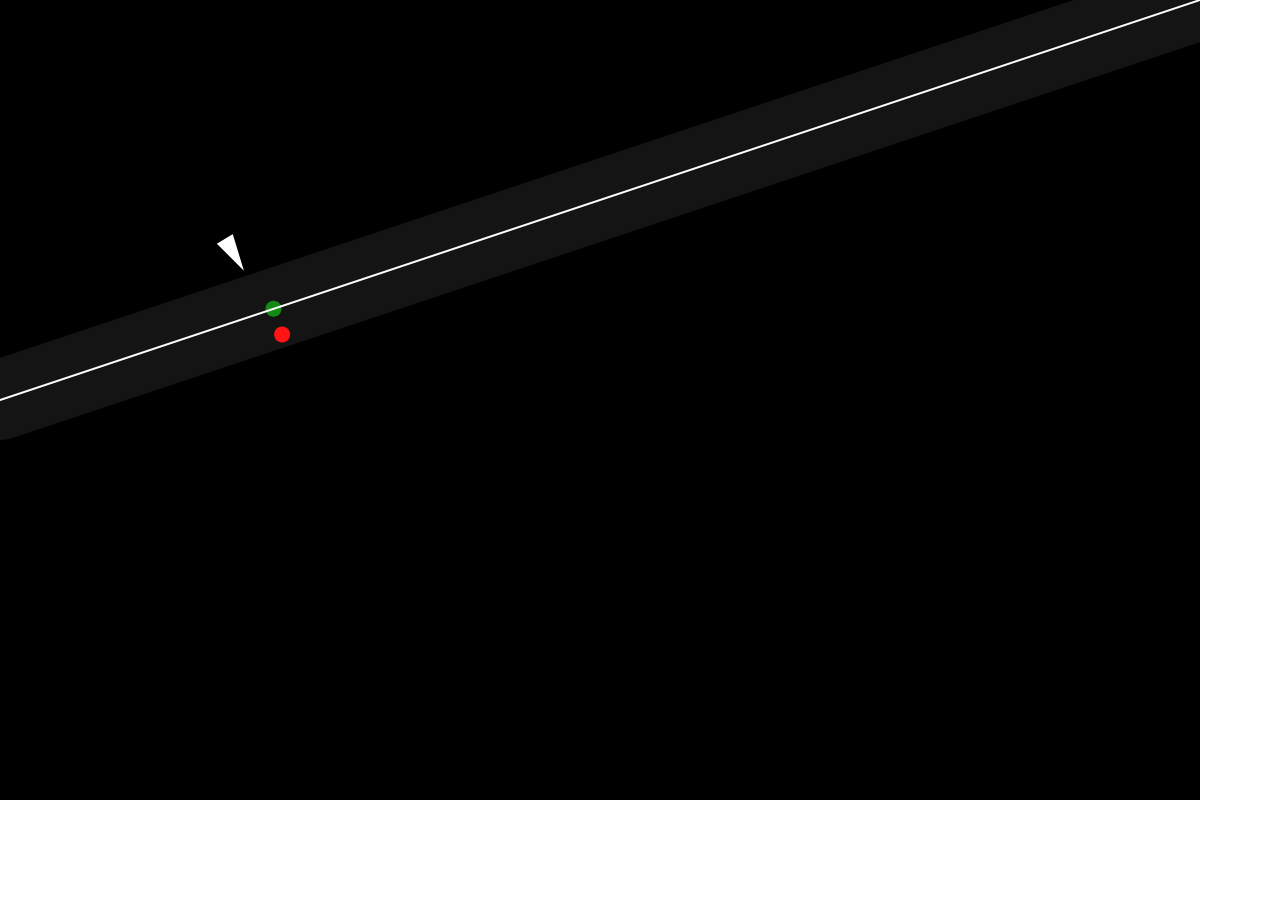
<file: 5-2-PathFollowing/index.html>
<!DOCTYPE html>
<html lang="en">
  <head>
    <meta charset="utf-8" />
    <meta name="viewport" content="width=device-width, initial-scale=1.0">

    <title>Sketch</title>

    <link rel="stylesheet" type="text/css" href="style.css">

    <script src="libraries/p5.min.js"></script>
    <script src="libraries/p5.sound.min.js"></script>
    <script src="path.js"></script>
    <script src="vehicle.js"></script>
    <script src="sketch.js"></script>
  </head>
  <body>
    <!-- Pas besoin de déclarer un canvas pour dessiner en P5.js -->
  </body>
</html>
</file>
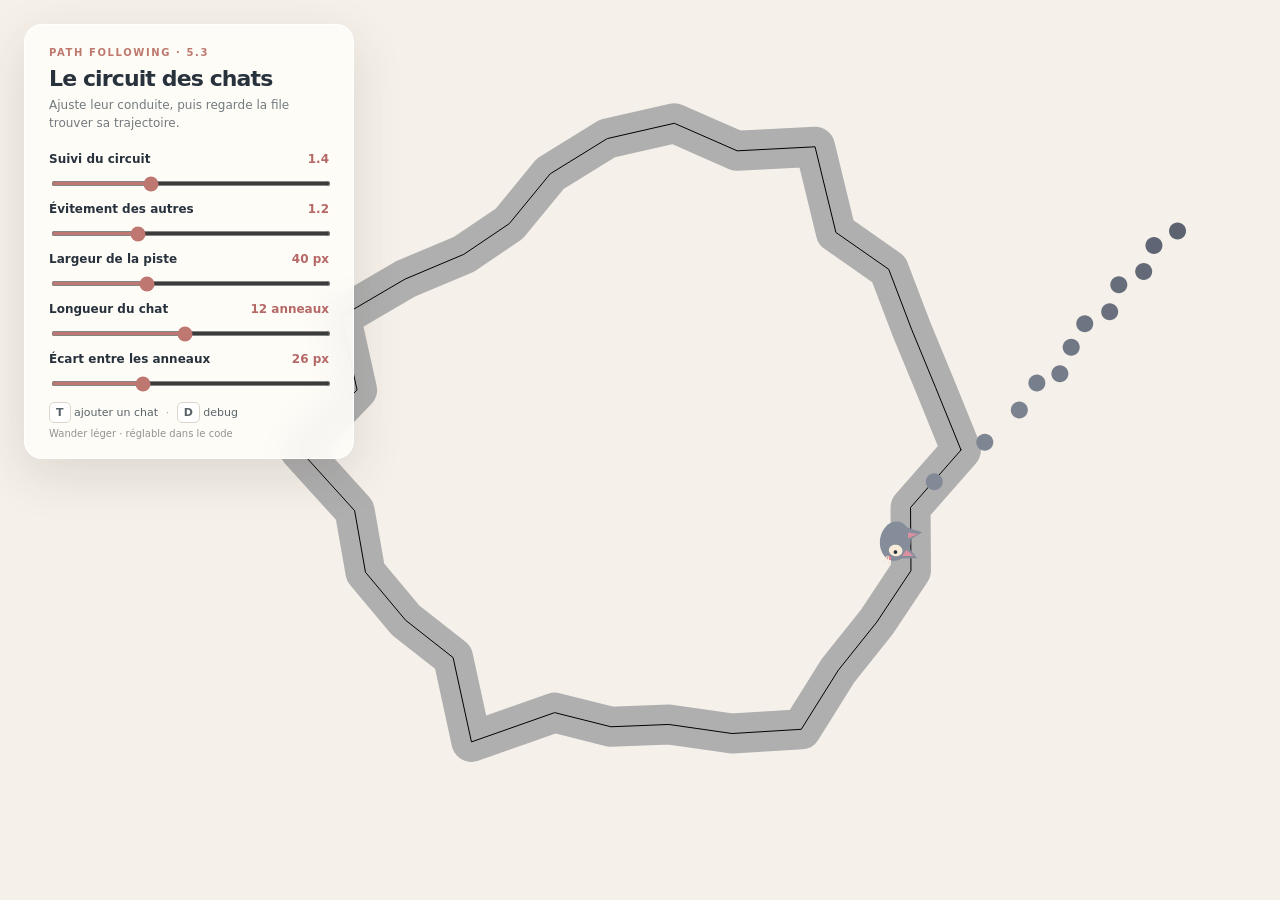
<file: 5-3-PathFollowingComplex/index.html>
<!DOCTYPE html>
<html lang="fr">
  <head>
    <meta charset="utf-8" />
    <meta name="viewport" content="width=device-width, initial-scale=1.0">

    <title>Chats sur circuit — Path Following</title>

    <link rel="stylesheet" type="text/css" href="style.css">

  </head>
  <body>
    <aside class="controls" aria-label="Réglages du circuit">
      <div class="eyebrow">PATH FOLLOWING · 5.3</div>
      <h1>Le circuit des chats</h1>
      <p class="intro">Ajuste leur conduite, puis regarde la file trouver sa trajectoire.</p>
      <label for="follow-weight"><span>Suivi du circuit</span><output id="follow-value">1.4</output></label>
      <input id="follow-weight" type="range" min="0" max="4" step="0.1" value="1.4">
      <label for="separation-weight"><span>Évitement des autres</span><output id="separation-value">1.2</output></label>
      <input id="separation-weight" type="range" min="0" max="4" step="0.1" value="1.2">
      <label for="path-width"><span>Largeur de la piste</span><output id="path-width-value">40 px</output></label>
      <input id="path-width" type="range" min="20" max="80" step="2" value="40">
      <label for="chat-length"><span>Longueur du chat</span><output id="chat-length-value">12 anneaux</output></label>
      <input id="chat-length" type="range" min="1" max="24" step="1" value="12">
      <label for="ring-spacing"><span>Écart entre les anneaux</span><output id="ring-spacing-value">26 px</output></label>
      <input id="ring-spacing" type="range" min="10" max="60" step="1" value="26">
      <div class="help"><kbd>T</kbd> ajouter un chat <span>·</span> <kbd>D</kbd> debug</div>
      <div class="wander-note">Wander léger · réglable dans le code</div>
    </aside>
    <script src="libraries/p5.min.js"></script>
    <script src="libraries/p5.sound.min.js"></script>
    <script src="path.js"></script>
    <script src="vehicle.js"></script>
    <script src="anneauChat.js"></script>
    <script src="chat.js"></script>
    <script src="sketch.js"></script>
  </body>
</html>
</file>
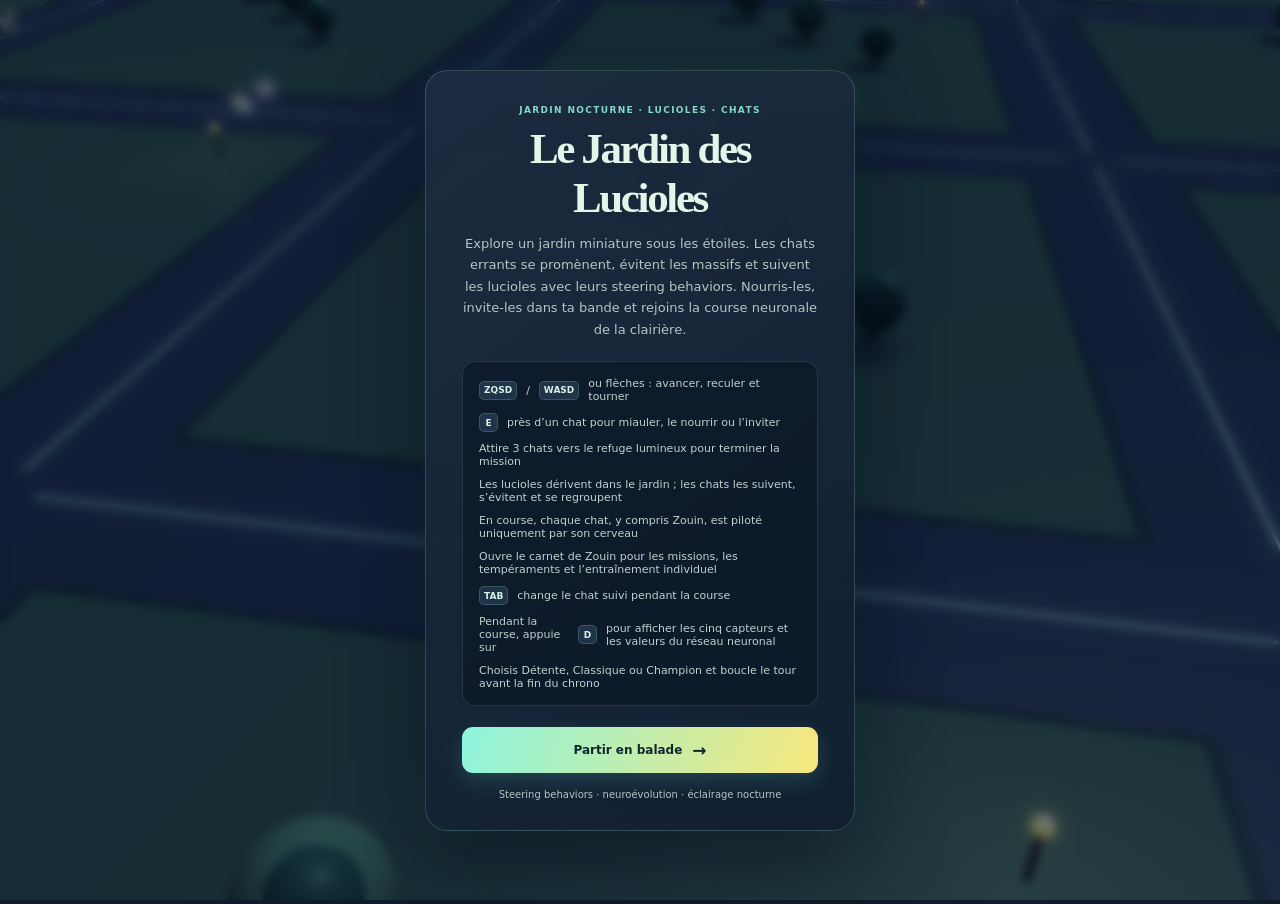
<file: 6-ObstacleAvoidance/index.html>
<!DOCTYPE html>
<html lang="fr">
  <head>
    <meta charset="utf-8" />
    <meta name="viewport" content="width=device-width, initial-scale=1.0" />
    <meta name="theme-color" content="#101b2b" />
    <title>Le Jardin des Lucioles — chats & course neuronale</title>
    <link rel="stylesheet" href="style.css" />
    <script src="libraries/p5.min.js"></script>
    <script src="animalSounds.js"></script>
    <script src="audioFeedback.js"></script>
    <script src="gameRules.js"></script>
    <script src="vehicle.js"></script>
    <script src="gardenBehaviors.js"></script>
    <script src="gardenGenetics.js"></script>
    <script src="gardenTree.js"></script>
    <script src="gardenBed.js"></script>
    <script src="gardenFood.js"></script>
    <script src="shadowMoth.js"></script>
    <script src="firefly.js"></script>
    <script src="extractionZone.js"></script>
    <script src="spark.js"></script>
    <script src="heartParticle.js"></script>
    <script src="cat.js"></script>
    <script src="escortCat.js"></script>
    <script src="missionBeacon.js"></script>
    <script src="gardenMissions.js"></script>
    <script src="catConversation.js"></script>
    <script src="raceBrain.js"></script>
    <script src="raceDynamics.js"></script>
    <script src="raceTrainee.js"></script>
    <script src="personalTraining.js"></script>
    <script src="gardenClub.js"></script>
    <script src="catModel.js"></script>
    <script src="babylonCityRenderer.js"></script>
    <script src="decoy.js"></script>
    <script src="sketch.js"></script>
  </head>
  <body>
    <header id="game-hud" class="game-hud" hidden>
      <div class="brand">
        <span class="brand-icon" aria-hidden="true">🐾</span>
        <div>
          <strong>Le Jardin des Lucioles</strong>
          <span id="district-name">La clairière des songes</span>
        </div>
      </div>
      <div class="companions" aria-live="polite">
        <span class="paw-icon" aria-hidden="true">●</span>
        <span id="companion-count">0 chat dans ta bande</span>
      </div>
      <div class="mission-chip" aria-live="polite">
        <span>MISSION DE LA NUIT</span>
        <strong id="mission-title">Mission · Les amis de la clairière</strong>
        <small id="mission-progress">0 / 3 chats · refuge au sud</small>
      </div>
      <div class="race-progress food-status">
        <span>Provisions</span>
        <strong id="food-count">0 / 3 · 0 nourri</strong>
      </div>
      <div class="race-progress">
        <span>Pièces</span>
        <strong id="coin-count">0</strong>
      </div>
      <div class="race-progress difficulty">
        <span>Championnat</span>
        <strong id="difficulty-level">1 / 5</strong>
      </div>
      <label class="race-mode" for="race-difficulty-select">
        <span>Niveau course</span>
        <select id="race-difficulty-select" aria-label="Choisir la difficulté de la course">
          <option value="easy">Détente</option>
          <option value="normal" selected>Classique</option>
          <option value="hard">Champion</option>
        </select>
      </label>
      <div class="race-progress decoy-status">
        <span>Leurre</span>
        <strong id="decoy-count" class="decoy-badge ready">ESPACE</strong>
      </div>
      <button id="pause-button" class="quiet-button" type="button" aria-label="Mettre en pause">Ⅱ</button>
    </header>

    <!-- Combo Banner Popup -->
    <div id="combo-banner">COMBO x2 ! +50 PIÈCES !</div>

    <!-- Stamina / Sprint Bar -->
    <div id="stamina-container" hidden>
      <span id="stamina-label">SPRINT [MAJ / SHIFT]</span>
      <div id="stamina-bar"></div>
    </div>

    <!-- Minimap Radar (Bottom-Right) -->
    <div id="minimap-panel" hidden>
      <div id="minimap-header">
        <span>RADAR DU JARDIN</span>
        <span id="minimap-zoom">GPS</span>
      </div>
      <canvas id="minimap-canvas" width="170" height="127"></canvas>
    </div>

    <!-- Arcade Race HUD Overlay -->
    <div id="race-arcade-hud">
      <div class="race-rank-card">
        <span id="arcade-rank" class="race-rank-val">1</span>
        <span class="race-rank-sub">CLASSEMENT<br>SUR 9</span>
      </div>
      <div class="race-speed-card">
        <span id="arcade-speed" class="race-speed-val">42</span>
        <span id="race-brain-status" class="race-speed-unit">RÉSEAU 8–20–2</span>
      </div>
      <div id="arcade-countdown" class="race-big-countdown" hidden>3</div>
      <div id="arcade-wrong-way" class="race-wrong-way" hidden>⚠️ MAUVAIS SENS !</div>
      <div class="race-driving-hint">Course autonome · <kbd>TAB</kbd> Changer de chat · <kbd>D</kbd> Voir ses capteurs</div>
      <section id="race-debug-panel" class="race-debug-panel" aria-live="polite" hidden>
        <strong>VISION DU RÉSEAU NEURONAL</strong>
        <span id="race-debug-mode"></span>
        <small>Entrées · capteurs 1–5, vitesse, cap et position latérale</small>
        <code id="race-debug-inputs"></code>
        <small>Sorties · direction et accélération</small>
        <code id="race-debug-outputs"></code>
      </section>
    </div>

    <details id="zouin-notebook" class="zouin-notebook" hidden>
      <summary>Carnet de Zouin</summary>
      <section>
        <h2>Une aventure dans le jardin</h2>
        <button type="button" data-garden-mission="lost">Retrouver un chat · 140 pièces</button>
        <button type="button" data-garden-mission="escort">Escorter Pompon · 180 pièces</button>
        <button type="button" data-garden-mission="escape">Échapper aux ombres · 160 pièces</button>
        <button type="button" id="cancel-garden-mission" hidden>Abandonner cette mission</button>
        <p id="garden-mission-note">Choisis une mission ; son objectif apparaîtra sur le radar.</p>
      </section>
      <section>
        <h2>Le club des petits champions</h2>
        <label for="training-cat">Choisir un chat</label>
        <select id="training-cat"></select>
        <button type="button" id="train-personal-brain">Entraîner son cerveau</button>
        <button type="button" id="cancel-personal-training" hidden>Arrêter l’entraînement</button>
        <p id="personal-training-status" role="status">Chaque chat s’entraîne avec ses propres variantes.</p>
        <div id="personal-learning-record"></div>
        <small>Le cerveau initial sait déjà prendre les virages. Les essais font évoluer ses propres poids.</small>
      </section>
    </details>

    <div id="interaction-hint" class="interaction-hint" hidden></div>
    <div id="game-toast" class="game-toast" role="status" aria-live="polite" hidden></div>
    <div id="race-status" class="race-status" hidden></div>
    <div class="controls-hint" aria-hidden="true" hidden>
      <span><kbd>↑ ↓</kbd> Avancer / reculer · <kbd>← →</kbd> Tourner</span>
      <span><kbd>SHIFT</kbd> Sprinter</span>
      <span><kbd>ESPACE</kbd> Poser un Leurre</span>
      <span><kbd>E</kbd> Miauler près d’un chat · Nourrir / Inviter</span>
      <span><kbd>M</kbd> Miauler</span>
      <span><kbd>D</kbd> Capteurs IA pendant la course</span>
      <span><kbd>P</kbd> Pause</span>
    </div>

    <div id="screen-overlay" class="screen-overlay">
      <section class="screen-card" role="dialog" aria-labelledby="overlay-title">
        <div class="card-eyebrow">JARDIN NOCTURNE · LUCIOLES · CHATS</div>
        <h1 id="overlay-title">Le Jardin des Lucioles</h1>
        <p id="overlay-text">Explore un jardin miniature sous les étoiles. Les chats errants se promènent, évitent les massifs et suivent les lucioles avec leurs steering behaviors. Nourris-les, invite-les dans ta bande et rejoins la course neuronale de la clairière.</p>
        <div class="menu-help">
          <span><kbd>ZQSD</kbd> / <kbd>WASD</kbd> ou flèches : avancer, reculer et tourner</span>
          <span><kbd>E</kbd> près d’un chat pour miauler, le nourrir ou l’inviter</span>
          <span>Attire 3 chats vers le refuge lumineux pour terminer la mission</span>
          <span>Les lucioles dérivent dans le jardin ; les chats les suivent, s’évitent et se regroupent</span>
          <span>En course, chaque chat, y compris Zouin, est piloté uniquement par son cerveau</span>
          <span>Ouvre le carnet de Zouin pour les missions, les tempéraments et l’entraînement individuel</span>
          <span><kbd>TAB</kbd> change le chat suivi pendant la course</span>
          <span>Pendant la course, appuie sur <kbd>D</kbd> pour afficher les cinq capteurs et les valeurs du réseau neuronal</span>
          <span>Choisis Détente, Classique ou Champion et boucle le tour avant la fin du chrono</span>
        </div>
        <div id="race-results" class="race-results" hidden></div>
        <button id="overlay-action" class="primary-button" type="button">Partir en balade <span aria-hidden="true">→</span></button>
        <p class="card-note">Steering behaviors · neuroévolution · éclairage nocturne</p>
      </section>
    </div>

    <script>
      document.addEventListener('keydown', event => {
        if (['ArrowUp', 'ArrowDown', 'ArrowLeft', 'ArrowRight', ' '].includes(event.key)) {
          event.preventDefault();
        }
      });
    </script>
  </body>
</html>
</file>
<file: 5-2-PathFollowing/style.css>
html, body {
  margin: 0;
  padding: 0;
}

canvas {
  display: block;
}
</file>
<file: 5-3-PathFollowingComplex/style.css>
* { box-sizing: border-box; }
html, body { margin: 0; padding: 0; overflow: hidden; font-family: Inter, ui-sans-serif, system-ui, sans-serif; color: #28323d; }
canvas { position: fixed; inset: 0; display: block; z-index: 0; }
.controls { position: fixed; z-index: 2; top: 24px; left: 24px; width: min(330px, calc(100vw - 48px)); max-height: calc(100vh - 48px); overflow-y: auto; padding: 22px 24px 19px; border: 1px solid rgba(255,255,255,.8); border-radius: 18px; background: rgba(255,253,249,.91); box-shadow: 0 16px 50px rgba(60,48,41,.13); backdrop-filter: blur(14px); }
.eyebrow { color: #bd796e; font-size: 10px; font-weight: 800; letter-spacing: .16em; }
h1 { margin: 8px 0 5px; font-size: 22px; letter-spacing: -.04em; }
.intro { margin: 0 0 20px; color: #727a7e; font-size: 12px; line-height: 1.5; }
label { display: flex; justify-content: space-between; margin: 12px 0 5px; font-size: 12px; font-weight: 650; }
output { color: #b56866; font-variant-numeric: tabular-nums; }
input[type="range"] { width: 100%; height: 5px; accent-color: #bf7772; cursor: pointer; }
.help { margin-top: 16px; color: #58636a; font-size: 11px; }
kbd { padding: 3px 6px; border: 1px solid #ddd4cb; border-radius: 5px; background: #fff; font: inherit; font-weight: 750; }
.help span { padding: 0 4px; color: #b9a89b; }
.wander-note { margin-top: 9px; color: #929391; font-size: 10px; }
</file>
<file: 6-ObstacleAvoidance/style.css>
* {
  box-sizing: border-box;
}

:root {
  color-scheme: light;
  font-family: Inter, ui-sans-serif, system-ui, -apple-system, BlinkMacSystemFont, "Segoe UI", sans-serif;
  color: #33433c;
  background: #b9c4a9;
  font-synthesis: none;
  text-rendering: optimizeLegibility;
}

html,
body {
  width: 100%;
  height: 100%;
  margin: 0;
  overflow: hidden;
}

body {
  background: #b9c4a9;
}

body > canvas:not(#minimap-canvas):not(#city3dCanvas) {
  position: fixed;
  inset: 0;
  display: block;
  z-index: 0;
}

#city3dCanvas {
  position: fixed;
  inset: 0;
  z-index: 1;
  display: block;
  width: 100%;
  height: 100%;
  outline: none;
  pointer-events: none;
}

[hidden] {
  display: none !important;
}

.game-hud {
  position: fixed;
  z-index: 2;
  top: 18px;
  left: 18px;
  right: 18px;
  display: flex;
  align-items: center;
  gap: 18px;
  width: min(1000px, calc(100vw - 36px));
  padding: 11px 13px;
  border: 1px solid rgba(66, 78, 65, 0.12);
  border-radius: 16px;
  background: rgba(250, 247, 237, 0.92);
  box-shadow: 0 8px 26px rgba(46, 58, 45, 0.13);
  backdrop-filter: blur(10px);
}

.brand {
  display: flex;
  min-width: 0;
  align-items: center;
  gap: 10px;
}

.brand-icon {
  display: grid;
  width: 38px;
  height: 38px;
  flex: 0 0 38px;
  place-items: center;
  border-radius: 13px;
  color: #fff8e8;
  background: #72856b;
  font-family: Georgia, serif;
  font-size: 25px;
  font-weight: 700;
}

.brand > div:last-child {
  display: grid;
  gap: 2px;
}

.brand strong {
  color: #39483d;
  font-family: Georgia, "Times New Roman", serif;
  font-size: 17px;
  font-weight: 700;
  letter-spacing: -0.025em;
}

.brand span:last-child {
  overflow: hidden;
  color: #798174;
  font-size: 10px;
  text-overflow: ellipsis;
  white-space: nowrap;
}

.companions {
  display: flex;
  align-items: center;
  gap: 7px;
  margin-left: auto;
  color: #647064;
  font-size: 11px;
  font-weight: 650;
  white-space: nowrap;
}

.mission-chip {
  position: absolute;
  top: calc(100% + 9px);
  left: 0;
  display: grid;
  gap: 2px;
  min-width: 165px;
  padding: 9px 12px;
  border: 1px solid rgba(66, 78, 65, 0.12);
  border-radius: 11px;
  background: rgba(250, 247, 237, 0.94);
  box-shadow: 0 6px 18px rgba(46, 58, 45, 0.1);
  backdrop-filter: blur(8px);
}

.mission-chip span {
  color: #87917f;
  font-size: 8px;
  font-weight: 800;
  letter-spacing: .09em;
}

.mission-chip strong {
  color: #526d59;
  font-size: 10px;
}

.mission-chip small {
  color: #8b8f80;
  font-size: 9px;
}

.race-progress {
  display: grid;
  gap: 2px;
  padding-left: 13px;
  border-left: 1px solid rgba(73, 86, 71, 0.14);
  color: #798174;
  font-size: 9px;
  font-weight: 650;
  white-space: nowrap;
}

.race-progress strong {
  color: #8b5f3e;
  font-size: 14px;
  font-variant-numeric: tabular-nums;
}

.race-progress.difficulty strong {
  color: #60785a;
}

.race-progress.food-status strong {
  color: #8a6844;
  font-size: 11px;
}

.race-mode {
  display: grid;
  gap: 3px;
  padding-left: 12px;
  border-left: 1px solid rgba(73, 86, 71, 0.14);
  color: #798174;
  font-size: 9px;
  font-weight: 650;
  white-space: nowrap;
}

.race-mode select {
  max-width: 120px;
  padding: 4px 20px 4px 7px;
  border: 1px solid rgba(73, 86, 71, 0.2);
  border-radius: 7px;
  color: #465944;
  background: #fffdf7;
  font: inherit;
  font-size: 11px;
  font-weight: 750;
}

.race-mode select:disabled {
  opacity: 0.72;
}

.paw-icon {
  color: #c88663;
  font-size: 12px;
}

.rescue-dot {
  background: #51bdaa;
  box-shadow: 0 0 0 3px rgba(81, 189, 170, .16);
}

button {
  font: inherit;
}

.quiet-button {
  display: grid;
  width: 34px;
  height: 34px;
  flex: 0 0 34px;
  place-items: center;
  border: 1px solid rgba(73, 86, 71, 0.16);
  border-radius: 10px;
  color: #596957;
  background: rgba(255, 255, 255, 0.58);
  font-size: 14px;
  cursor: pointer;
}

.quiet-button:hover {
  background: #fffdf7;
}

.controls-hint {
  position: fixed;
  z-index: 1;
  right: 18px;
  bottom: 16px;
  display: flex;
  align-items: center;
  gap: 14px;
  padding: 9px 12px;
  border: 1px solid rgba(68, 80, 67, 0.12);
  border-radius: 12px;
  color: #566258;
  background: rgba(250, 247, 237, 0.9);
  box-shadow: 0 6px 20px rgba(46, 58, 45, 0.1);
  font-size: 10px;
  font-weight: 600;
}

kbd {
  display: inline-grid;
  min-width: 19px;
  height: 19px;
  place-items: center;
  padding: 0 4px;
  border: 1px solid rgba(78, 89, 74, 0.18);
  border-radius: 5px;
  color: #52614f;
  background: #f6f2e7;
  font: inherit;
  font-size: 9px;
  font-weight: 750;
}

.interaction-hint,
.game-toast {
  position: fixed;
  z-index: 2;
  left: 50%;
  width: max-content;
  max-width: calc(100vw - 32px);
  padding: 10px 14px;
  transform: translateX(-50%);
  border: 1px solid rgba(68, 80, 67, 0.12);
  border-radius: 12px;
  color: #4c5a4c;
  background: rgba(250, 247, 237, 0.94);
  box-shadow: 0 8px 24px rgba(46, 58, 45, 0.15);
  font-size: 11px;
  font-weight: 650;
  text-align: center;
}

.interaction-hint {
  bottom: 67px;
}

.race-dot {
  background: #71856a;
}

.vacuum-dot {
  background: #e56e55;
}

.race-status {
  position: fixed;
  z-index: 2;
  top: 84px;
  left: 50%;
  display: grid;
  min-width: 230px;
  justify-items: center;
  gap: 4px;
  padding: 10px 18px;
  transform: translateX(-50%);
  border: 1px solid rgba(66, 78, 65, 0.14);
  border-radius: 14px;
  color: #596957;
  background: rgba(250, 247, 237, 0.94);
  box-shadow: 0 8px 26px rgba(46, 58, 45, 0.14);
  text-align: center;
}

.race-status span,
.race-status small {
  color: #839078;
  font-size: 8px;
  font-weight: 800;
  letter-spacing: 0.11em;
}

.race-lap-track {
  width: min(260px, 70vw);
  height: 6px;
  overflow: hidden;
  border-radius: 99px;
  background: rgba(70, 89, 68, 0.16);
}

.race-lap-track i {
  display: block;
  height: 100%;
  border-radius: inherit;
  background: linear-gradient(90deg, #7e9b68, #e3b76b);
  transition: width 120ms linear;
}

.race-status strong {
  color: #465944;
  font-family: Georgia, "Times New Roman", serif;
  font-size: 19px;
}

.race-status small {
  font-size: 9px;
  font-weight: 600;
  letter-spacing: 0;
}

.interaction-hint kbd {
  margin-left: 8px;
  color: #8a593f;
}

.hint-dot {
  display: inline-block;
  width: 7px;
  height: 7px;
  margin: 0 8px 1px 0;
  border-radius: 50%;
  background: #c88663;
}

.game-toast {
  bottom: 67px;
  animation: toast-in 180ms ease-out both;
}

@keyframes toast-in {
  from { opacity: 0; translate: 0 5px; }
  to { opacity: 1; translate: 0 0; }
}

.screen-overlay {
  position: fixed;
  z-index: 4;
  inset: 0;
  display: grid;
  place-items: center;
  padding: 20px;
  background: rgba(41, 52, 44, 0.24);
  backdrop-filter: blur(2px);
}

.screen-card {
  width: min(430px, 100%);
  padding: 34px 36px 26px;
  border: 1px solid rgba(105, 116, 93, 0.16);
  border-radius: 22px;
  background: #faf7ed;
  box-shadow: 0 24px 80px rgba(42, 52, 42, 0.25);
  text-align: center;
  animation: card-enter 240ms ease-out both;
}

@keyframes card-enter {
  from { opacity: 0; transform: translateY(8px) scale(0.99); }
  to { opacity: 1; transform: translateY(0) scale(1); }
}

.card-eyebrow {
  color: #829078;
  font-size: 9px;
  font-weight: 800;
  letter-spacing: 0.15em;
}

.screen-card h1 {
  margin: 9px 0 11px;
  color: #465944;
  font-family: Georgia, "Times New Roman", serif;
  font-size: clamp(32px, 7vw, 43px);
  font-weight: 700;
  letter-spacing: -0.055em;
}

.screen-card p {
  margin: 0 auto;
  color: #70796d;
  font-size: 13px;
  line-height: 1.65;
}

.menu-help {
  display: grid;
  gap: 10px;
  margin: 21px 0;
  padding: 15px 16px;
  border: 1px solid rgba(95, 111, 87, 0.12);
  border-radius: 13px;
  background: #f2efe3;
  color: #687365;
  font-size: 11px;
  text-align: left;
}

.menu-help span {
  display: flex;
  align-items: center;
  gap: 9px;
}

.menu-help kbd {
  flex: 0 0 auto;
}

.race-results {
  margin: 18px 0;
}

.result-list {
  display: grid;
  gap: 7px;
  padding: 12px 14px;
  border-radius: 12px;
  background: #f2efe3;
  text-align: left;
}

.result-list span {
  display: flex;
  align-items: baseline;
  gap: 8px;
  color: #596957;
  font-size: 11px;
  font-weight: 700;
}

.result-list b {
  min-width: 18px;
  color: #9b7542;
}

.result-list i {
  margin-left: auto;
  color: #8a8f7c;
  font-size: 9px;
  font-style: normal;
  font-weight: 500;
}

.screen-card .result-note {
  margin-top: 10px;
  color: #8a8f7c;
  font-size: 9px;
}

.primary-button {
  display: flex;
  width: 100%;
  align-items: center;
  justify-content: center;
  gap: 10px;
  padding: 13px 16px;
  border: 0;
  border-radius: 11px;
  color: #fffaf0;
  background: #71856a;
  box-shadow: 0 7px 18px rgba(86, 110, 79, 0.2);
  font-size: 12px;
  font-weight: 750;
  cursor: pointer;
}

.primary-button:hover {
  background: #60785a;
}

.primary-button span {
  font-size: 17px;
}

.screen-card .card-note {
  margin-top: 14px;
  color: #9a9a87;
  font-size: 10px;
}

@media (max-width: 640px) {
  .game-hud {
    top: 10px;
    left: 10px;
    right: auto;
    width: calc(100vw - 20px);
    flex-wrap: wrap;
    justify-content: space-between;
    gap: 10px;
    padding: 9px;
  }

  .brand-icon {
    width: 34px;
    height: 34px;
    flex-basis: 34px;
  }

  .brand strong {
    font-size: 15px;
  }

  .companions {
    gap: 5px;
    font-size: 9px;
  }

  .race-progress {
    gap: 1px;
    padding-left: 8px;
    font-size: 8px;
  }

  .race-mode {
    padding-left: 8px;
    font-size: 8px;
  }

  .race-mode select {
    max-width: 100px;
    font-size: 10px;
  }

  .race-progress strong {
    font-size: 12px;
  }

  .race-progress.food-status strong {
    font-size: 9px;
  }

  .quiet-button {
    width: 31px;
    height: 31px;
    flex-basis: 31px;
  }

  .controls-hint {
    right: 10px;
    bottom: 10px;
    left: 10px;
    justify-content: center;
    flex-wrap: wrap;
    gap: 7px 11px;
    font-size: 9px;
  }

  .interaction-hint,
  .game-toast {
    bottom: 66px;
  }

  .race-status {
    top: 118px;
  }

  .race-driving-hint {
    top: 174px;
    right: 50%;
    max-width: calc(100vw - 20px);
    transform: translateX(50%);
    flex-wrap: wrap;
    justify-content: center;
    gap: 5px;
    padding: 7px 9px;
    font-size: 8px;
  }

  .screen-card {
    padding: 29px 23px 22px;
  }
}

/* ============================================================
   JEU VIDÉO ÉTENDU — HUD ARCADE, MINIMAP & EFFETS
   ============================================================ */

/* ── Minimap / Radar ─────────────────────────────────────── */
#minimap-panel {
  position: fixed;
  bottom: 22px;
  right: 22px;
  width: 170px;
  height: 145px;
  background: rgba(30, 42, 36, 0.82);
  border: 2px solid rgba(220, 235, 210, 0.35);
  border-radius: 14px;
  box-shadow: 0 10px 30px rgba(18, 28, 22, 0.4), inset 0 0 16px rgba(0,0,0,0.3);
  backdrop-filter: blur(8px);
  z-index: 10;
  pointer-events: none;
  overflow: hidden;
  display: flex;
  flex-direction: column;
}

#minimap-header {
  font-size: 9px;
  font-weight: 700;
  letter-spacing: 0.1em;
  text-transform: uppercase;
  color: #dbe8d2;
  background: rgba(0, 0, 0, 0.3);
  padding: 3px 8px;
  display: flex;
  justify-content: space-between;
}

#minimap-canvas {
  position: static;
  inset: auto;
  width: 100%;
  height: calc(100% - 18px);
  display: block;
}

/* ── Jauge de Sprint / Endurance ─────────────────────────── */
#stamina-container {
  position: fixed;
  bottom: 50px;
  left: 50%;
  transform: translateX(-50%);
  width: 220px;
  height: 12px;
  background: rgba(34, 44, 38, 0.75);
  border: 1px solid rgba(255, 255, 255, 0.3);
  border-radius: 20px;
  padding: 2px;
  z-index: 10;
  pointer-events: none;
  display: flex;
  align-items: center;
  box-shadow: 0 4px 14px rgba(0,0,0,0.25);
  transition: opacity 0.3s;
}

#stamina-bar {
  height: 100%;
  width: 100%;
  border-radius: 20px;
  background: linear-gradient(90deg, #71ba58, #a8e063);
  transition: width 0.1s linear, background 0.3s;
}

#stamina-bar.tired {
  background: linear-gradient(90deg, #f07b42, #e54d42);
}

#stamina-label {
  position: absolute;
  top: -16px;
  left: 50%;
  transform: translateX(-50%);
  font-size: 9px;
  font-weight: 700;
  letter-spacing: 0.08em;
  color: #f7faeb;
  text-shadow: 0 1px 4px rgba(0,0,0,0.8);
  white-space: nowrap;
}

/* ── Combo Banner ────────────────────────────────────────── */
#combo-banner {
  position: fixed;
  top: 96px;
  left: 50%;
  transform: translateX(-50%) scale(0);
  background: linear-gradient(135deg, #f39c12, #e74c3c);
  color: #fff;
  padding: 8px 24px;
  border-radius: 50px;
  font-weight: 900;
  font-size: 16px;
  letter-spacing: 0.08em;
  box-shadow: 0 8px 25px rgba(231, 76, 60, 0.45);
  border: 2px solid #fff;
  z-index: 20;
  pointer-events: none;
  transition: transform 0.25s cubic-bezier(0.175, 0.885, 0.32, 1.275), opacity 0.3s;
  opacity: 0;
}

#combo-banner.show {
  transform: translateX(-50%) scale(1);
  opacity: 1;
}

/* ── Leurre HUD Status ───────────────────────────────────── */
.decoy-status {
  padding-left: 10px;
  border-left: 1px solid rgba(66, 78, 65, 0.12);
}

.decoy-badge {
  display: inline-block;
  padding: 2px 7px;
  border-radius: 8px;
  font-size: 11px;
  font-weight: 700;
  background: #e3efdb;
  color: #4b6a43;
}

.decoy-badge.ready {
  background: #d4edd2;
  color: #27ae60;
  box-shadow: 0 0 8px rgba(46, 204, 113, 0.4);
}

.decoy-badge.cooling {
  background: #f7ded6;
  color: #c0392b;
}

/* ── Arcade Race Overlay ─────────────────────────────────── */
#race-arcade-hud {
  position: fixed;
  inset: 0;
  pointer-events: none;
  z-index: 15;
  display: none;
}

#race-arcade-hud.visible {
  display: block;
}

.race-rank-card {
  position: absolute;
  top: 24px;
  left: 24px;
  background: rgba(22, 30, 26, 0.88);
  border: 2px solid #f1c40f;
  border-radius: 18px;
  padding: 10px 18px;
  color: #fff;
  display: flex;
  align-items: center;
  gap: 14px;
  box-shadow: 0 10px 25px rgba(0,0,0,0.35);
  backdrop-filter: blur(10px);
}

.race-driving-hint {
  position: absolute;
  top: 24px;
  right: 24px;
  display: flex;
  align-items: center;
  gap: 8px;
  padding: 10px 13px;
  border: 1px solid rgba(255,255,255,0.14);
  border-radius: 12px;
  color: #f3eee1;
  background: rgba(22, 30, 26, 0.84);
  font-size: 10px;
  font-weight: 700;
  box-shadow: 0 8px 22px rgba(0,0,0,0.24);
  backdrop-filter: blur(8px);
}

.race-driving-hint kbd {
  color: #f7e8b8;
  background: rgba(255,255,255,0.12);
  border-color: rgba(255,255,255,0.2);
}

.race-debug-panel {
  position: absolute;
  top: 90px;
  left: 24px;
  display: grid;
  gap: 6px;
  width: min(340px, calc(100vw - 32px));
  padding: 13px 15px;
  border: 1px solid rgba(255, 225, 132, 0.45);
  border-radius: 12px;
  color: #edf5e7;
  background: rgba(15, 27, 34, 0.9);
  box-shadow: 0 8px 24px rgba(0, 0, 0, 0.32);
  backdrop-filter: blur(8px);
}

.race-debug-panel strong {
  color: #ffe184;
  font-size: 11px;
  letter-spacing: 0.08em;
}

.race-debug-panel span {
  color: #9df0cc;
  font-size: 10px;
  font-weight: 800;
}

.race-debug-panel small {
  color: #b8c7c0;
  font-size: 9px;
}

.race-debug-panel code {
  overflow-wrap: anywhere;
  color: #fff0bd;
  font: 600 10px/1.5 ui-monospace, SFMono-Regular, Consolas, monospace;
}

.race-rank-val {
  font-size: 38px;
  font-weight: 900;
  line-height: 1;
  color: #f1c40f;
  text-shadow: 0 2px 8px rgba(241, 196, 15, 0.5);
}

.race-rank-sub {
  font-size: 11px;
  font-weight: 700;
  color: #bdc3c7;
  letter-spacing: 0.05em;
  text-transform: uppercase;
}

.race-speed-card {
  position: absolute;
  bottom: 28px;
  left: 28px;
  background: rgba(22, 30, 26, 0.88);
  border: 2px solid rgba(255, 255, 255, 0.2);
  border-radius: 18px;
  padding: 12px 20px;
  color: #fff;
  display: flex;
  flex-direction: column;
  box-shadow: 0 10px 25px rgba(0,0,0,0.35);
  backdrop-filter: blur(10px);
}

.race-speed-val {
  font-size: 32px;
  font-weight: 900;
  color: #2ecc71;
  line-height: 1;
}

.race-speed-unit {
  font-size: 10px;
  font-weight: 700;
  color: #95a5a6;
  text-transform: uppercase;
  letter-spacing: 0.1em;
}

.race-big-countdown {
  position: absolute;
  top: 40%;
  left: 50%;
  transform: translate(-50%, -50%);
  font-size: 96px;
  font-weight: 950;
  color: #f1c40f;
  text-shadow: 0 0 30px rgba(241, 196, 15, 0.8), 0 4px 10px rgba(0,0,0,0.8);
  letter-spacing: 0.05em;
  animation: countdownPulse 0.9s ease infinite alternate;
}

@keyframes countdownPulse {
  from { transform: translate(-50%, -50%) scale(0.95); opacity: 0.9; }
  to   { transform: translate(-50%, -50%) scale(1.15); opacity: 1; }
}

/* ── Wrong way banner ────────────────────────────────────── */
.race-wrong-way {
  position: absolute;
  top: 140px;
  left: 50%;
  transform: translateX(-50%);
  background: #e74c3c;
  color: #fff;
  font-weight: 900;
  font-size: 18px;
  letter-spacing: 0.12em;
  padding: 8px 24px;
  border-radius: 8px;
  box-shadow: 0 0 20px rgba(231, 76, 60, 0.8);
  animation: blink 0.4s infinite alternate;
}

@keyframes blink {
  from { opacity: 0.3; }
  to   { opacity: 1; }
}

:root {
  color-scheme: dark;
  color: #e2f0ee;
  background: #101b2b;
}

body {
  background: #101b2b;
}

.game-hud,
.mission-chip,
.controls-hint,
.interaction-hint,
.game-toast {
  border-color: rgba(151, 224, 209, 0.18);
  color: #d8ede5;
  background: rgba(16, 29, 45, 0.93);
  box-shadow: 0 8px 26px rgba(3, 9, 20, 0.42);
}

.brand-icon {
  color: #10262d;
  background: linear-gradient(145deg, #8df4de, #b6d89b);
}

.brand strong,
.mission-chip strong,
.race-progress strong,
.race-progress.difficulty strong,
.race-progress.food-status strong,
.companions {
  color: #dff4e8;
}

.brand span:last-child,
.mission-chip span,
.mission-chip small,
.race-progress,
.race-mode,
.controls-hint {
  color: #a7beb9;
}

.mission-chip,
.race-progress,
.race-mode,
.decoy-status {
  border-color: rgba(151, 224, 209, 0.18);
}

.race-mode select {
  border-color: rgba(151, 224, 209, 0.24);
  color: #dff4e8;
  background: #18283b;
}

kbd {
  border-color: rgba(151, 224, 209, 0.2);
  color: #d2f2e5;
  background: #203449;
}

.screen-overlay {
  background: rgba(5, 10, 23, 0.58);
  backdrop-filter: blur(5px);
}

.screen-card {
  border-color: rgba(158, 228, 205, 0.2);
  color: #d8ede5;
  background: linear-gradient(145deg, rgba(28, 43, 63, 0.98), rgba(18, 31, 48, 0.98));
  box-shadow: 0 24px 80px rgba(3, 8, 20, 0.55), 0 0 40px rgba(91, 214, 194, 0.08);
}

.card-eyebrow {
  color: #83d9c5;
}

.screen-card h1 {
  color: #e5f5e9;
}

.screen-card p,
.screen-card .card-note,
.screen-card .result-note {
  color: #b1c8c4;
}

.menu-help,
.result-list {
  border-color: rgba(151, 224, 209, 0.14);
  color: #bfd1cd;
  background: rgba(12, 24, 39, 0.72);
}

.primary-button {
  color: #10262d;
  background: linear-gradient(110deg, #8df4de, #f7e77c);
  box-shadow: 0 7px 22px rgba(91, 214, 194, 0.2);
}

.primary-button:hover {
  background: linear-gradient(110deg, #a4ffe9, #fff0a0);
}

@media (min-width: 641px) and (max-width: 1100px) {
  .game-hud {
    flex-wrap: wrap;
    justify-content: space-between;
    gap: 8px 10px;
    padding: 9px 11px;
  }

  .brand {
    flex: 0 1 190px;
  }

  .brand strong {
    font-size: 14px;
    white-space: nowrap;
  }

  .companions {
    margin-left: 0;
  }

  .race-progress,
  .race-mode {
    padding-left: 8px;
  }
}

.zouin-notebook {
  position: fixed; top: 115px; right: 22px; z-index: 35; width: min(290px, calc(100vw - 44px));
  color: #e5f5e9; background: rgba(15, 30, 45, .96); border: 1px solid #67998f;
  border-radius: 16px; box-shadow: 0 12px 35px #06141b55; font: 13px/1.5 system-ui, sans-serif;
}
.zouin-notebook[hidden] { display: none; }
.zouin-notebook summary { padding: 11px 16px; cursor: pointer; font-weight: 700; }
.zouin-notebook[open] { max-height: calc(100vh - 240px); overflow-y: auto; }
.zouin-notebook section { padding: 0 16px 15px; }
.zouin-notebook section + section { border-top: 1px solid #67998f55; padding-top: 10px; }
.zouin-notebook h2 { font-size: 14px; margin: 6px 0 10px; }
.zouin-notebook p { margin: 9px 0; color: #c2d9d2; }
.zouin-notebook small { color: #b2c8c0; }
.zouin-notebook button, .zouin-notebook select {
  width: 100%; margin: 4px 0; padding: 8px 10px; border-radius: 9px;
  border: 1px solid #67998f77; color: #eff9ef; background: #294944; font: inherit;
}
.zouin-notebook button { cursor: pointer; }
.zouin-notebook button:hover:not(:disabled) { background: #37665a; }
.zouin-notebook button:disabled { opacity: .45; cursor: default; }
.zouin-notebook button[hidden] { display: none; }
#personal-learning-record { white-space: pre-line; padding: 8px 0; color: #f7df9f; }
</file>
